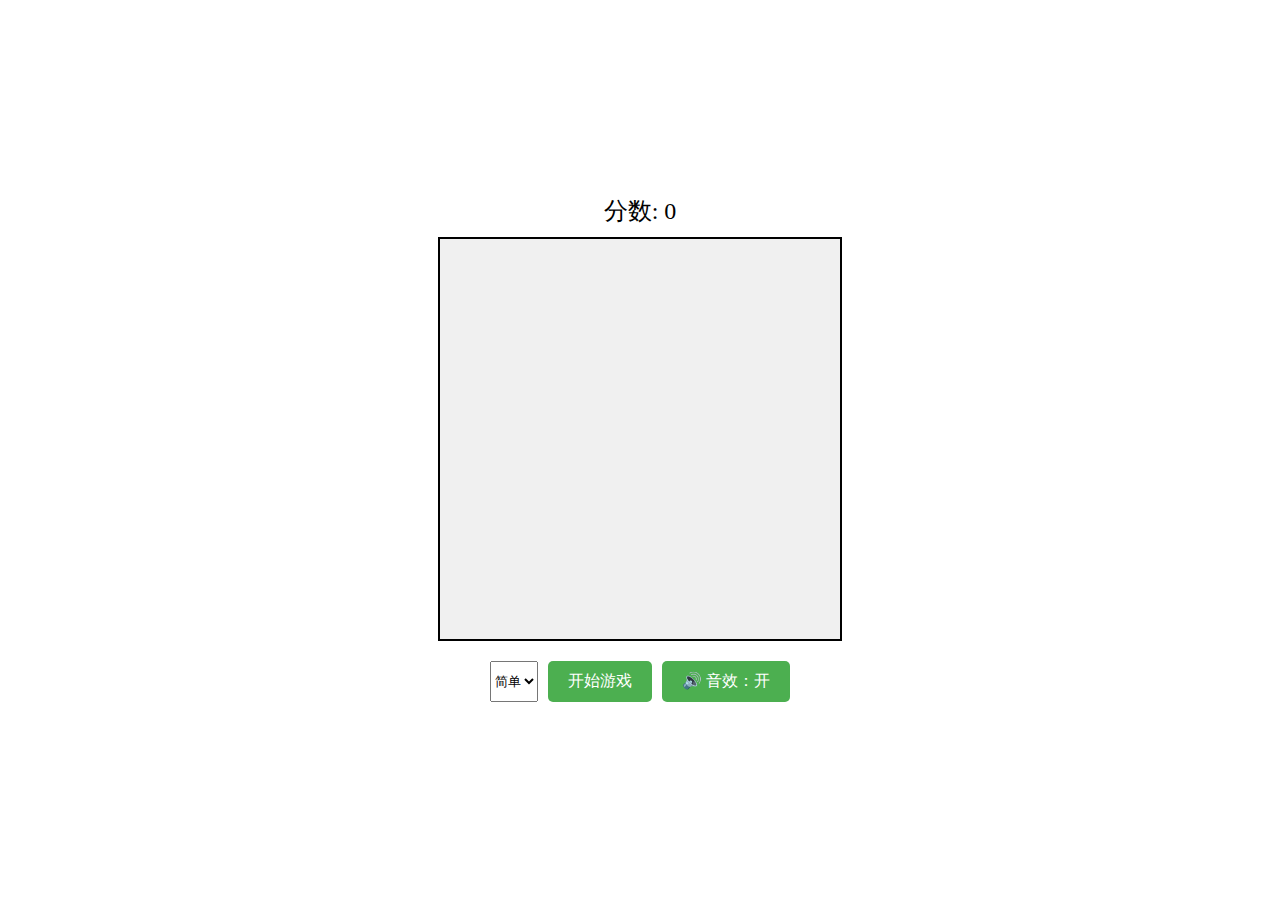
<file: 贪吃蛇/index.html>
<!DOCTYPE html>
<html lang="zh">
<head>
    <meta charset="UTF-8">
    <meta name="viewport" content="width=device-width, initial-scale=1.0">
    <title>贪吃蛇游戏</title>
    <style>
        .game-container {
            display: flex;
            justify-content: center;
            align-items: center;
            height: 100vh;
            flex-direction: column;
        }
        #gameCanvas {
            border: 2px solid black;
            background-color: #f0f0f0;
        }
        .controls {
            margin: 20px;
            display: flex;
            gap: 10px;
        }
        button {
            padding: 10px 20px;
            font-size: 16px;
            background-color: #4CAF50;
            color: white;
            border: none;
            border-radius: 5px;
            cursor: pointer;
        }
        button:hover {
            background-color: #45a049;
        }
        .score {
            font-size: 24px;
            margin-bottom: 10px;
        }
        #soundButton {
            display: flex;
            align-items: center;
            gap: 5px;
        }
        #soundButton.muted {
            background-color: #f44336;
        }
        .countdown {
            position: absolute;
            font-size: 72px;
            color: #4CAF50;
            font-weight: bold;
            z-index: 100;
            text-shadow: 2px 2px 4px rgba(0,0,0,0.2);
        }
        
        .pause-overlay {
            position: absolute;
            top: 50%;
            left: 50%;
            transform: translate(-50%, -50%);
            font-size: 36px;
            color: #4CAF50;
            background: rgba(255,255,255,0.9);
            padding: 20px 40px;
            border-radius: 10px;
            display: none;
            z-index: 1000;
            box-shadow: 0 0 10px rgba(0,0,0,0.2);
        }
    </style>
</head>
<body>
    <div class="game-container">
        <div class="score">分数: <span id="score">0</span></div>
        <canvas id="gameCanvas"></canvas>
        <div class="controls">
            <select id="difficulty">
                <option value="200">简单</option>
                <option value="150">中等</option>
                <option value="100">困难</option>
            </select>
            <button onclick="startGame()">开始游戏</button>
            <button id="soundButton">🔊 音效：开</button>
        </div>
        <audio id="eatSound" src="sounds/eat.mp3" preload="auto"></audio>
        <audio id="gameOverSound" src="sounds/game-over.mp3" preload="auto"></audio>
        <div id="pauseOverlay" class="pause-overlay">游戏暂停</div>
    </div>

    <script>
        // 获取画布和上下文
        const canvas = document.getElementById('gameCanvas');
        const ctx = canvas.getContext('2d');

        // 设置画布大小
        canvas.width = 400;
        canvas.height = 400;

        // 游戏变量
        const gridSize = 20;
        const tileCount = 20;
        let snake = [
            {x: 10, y: 10},
            {x: 9, y: 10},
            {x: 8, y: 10}
        ];
        let dx = 1;
        let dy = 0;
        let food = generateFood();
        let score = 0;
        let gameRunning = false;
        let soundEnabled = true;
        let isPaused = false;
        let moveTimer = null;
        let gameSpeed = 150;

        // 加载音效
        const eatSound = document.getElementById('eatSound');
        const gameOverSound = document.getElementById('gameOverSound');

        // 加载蛇头图片
        const snakeHead = new Image();
        snakeHead.src = 'images/snake-head.png';

        // 音效控制
        const soundButton = document.getElementById('soundButton');
        soundButton.addEventListener('click', function() {
            soundEnabled = !soundEnabled;
            this.innerHTML = soundEnabled ? '🔊 音效：开' : '🔈 音效：关';
            this.classList.toggle('muted', !soundEnabled);
            eatSound.muted = !soundEnabled;
            gameOverSound.muted = !soundEnabled;
        });

        // 游戏控制
        document.addEventListener('keydown', function(e) {
            if (e.key === 'Escape' && gameRunning) {
                togglePause();
                return;
            }
            
            if (!gameRunning || isPaused) return;
            
            switch(e.key) {
                case 'ArrowUp': if (dy !== 1) { dx = 0; dy = -1; } break;
                case 'ArrowDown': if (dy !== -1) { dx = 0; dy = 1; } break;
                case 'ArrowLeft': if (dx !== 1) { dx = -1; dy = 0; } break;
                case 'ArrowRight': if (dx !== -1) { dx = 1; dy = 0; } break;
            }
        });

        function startGame() {
            // 清除可能存在的定时器
            if (moveTimer) {
                clearTimeout(moveTimer);
                moveTimer = null;
            }

            // 重置游戏状态
            snake = [
                {x: 10, y: 10},
                {x: 9, y: 10},
                {x: 8, y: 10}
            ];
            dx = 1;
            dy = 0;
            score = 0;
            isPaused = false;
            gameRunning = false;  // 先设置为false，等倒计时结束后再设为true

            // 重置显示
            document.getElementById('score').textContent = '0';
            document.getElementById('pauseOverlay').style.display = 'none';

            // 开始倒计时
            const countdownDiv = document.createElement('div');
            countdownDiv.className = 'countdown';
            document.querySelector('.game-container').appendChild(countdownDiv);

            let countdown = 3;
            countdownDiv.textContent = countdown;

            const countdownInterval = setInterval(() => {
                countdown--;
                if (countdown > 0) {
                    countdownDiv.textContent = countdown;
                } else {
                    clearInterval(countdownInterval);
                    countdownDiv.remove();
                    gameRunning = true;
                    food = generateFood();
                    // 开始游戏循环
                    gameLoop();
                }
            }, 1000);
        }

        function gameLoop() {
            if (!gameRunning) return;
            
            if (!isPaused) {
                const nextHead = {
                    x: snake[0].x + dx,
                    y: snake[0].y + dy
                };

                // 检查碰撞
                if (nextHead.x < 0 || nextHead.x >= tileCount || 
                    nextHead.y < 0 || nextHead.y >= tileCount ||
                    snake.some(segment => segment.x === nextHead.x && segment.y === nextHead.y)) {
                    gameOver();
                    return;
                }

                // 移动蛇
                snake.unshift(nextHead);

                // 检查是否吃到食物
                if (nextHead.x === food.x && nextHead.y === food.y) {
                    if (soundEnabled) {
                        eatSound.currentTime = 0;
                        eatSound.play().catch(e => console.log('音效播放失败'));
                    }
                    score += 10;
                    document.getElementById('score').textContent = score;
                    food = generateFood();
                } else {
                    snake.pop();
                }

                // 绘制游戏画面
                clearCanvas();
                drawFood();
                drawSnake();
            }

            // 设置下一帧
            moveTimer = setTimeout(gameLoop, gameSpeed);
        }

        function drawSnake() {
            snake.forEach((segment, index) => {
                if (index === 0 && snakeHead.complete) {
                    // 绘制蛇头
                    ctx.save();
                    ctx.translate(
                        segment.x * gridSize + gridSize/2,
                        segment.y * gridSize + gridSize/2
                    );
                    
                    // 根据移动方向旋转
                    let angle = 0;
                    if (dx === 1) angle = 0;
                    if (dx === -1) angle = Math.PI;
                    if (dy === -1) angle = -Math.PI/2;
                    if (dy === 1) angle = Math.PI/2;
                    
                    ctx.rotate(angle);
                    ctx.drawImage(
                        snakeHead,
                        -gridSize/2,
                        -gridSize/2,
                        gridSize,
                        gridSize
                    );
                    ctx.restore();
                } else {
                    // 绘制蛇身
                    ctx.fillStyle = '#008000';
                    ctx.fillRect(
                        segment.x * gridSize,
                        segment.y * gridSize,
                        gridSize - 2,
                        gridSize - 2
                    );
                }
            });
        }

        function drawFood() {
            ctx.fillStyle = '#ff0000';
            ctx.beginPath();
            ctx.arc(
                food.x * gridSize + gridSize/2,
                food.y * gridSize + gridSize/2,
                gridSize/3,
                0,
                Math.PI * 2
            );
            ctx.fill();
        }

        function clearCanvas() {
            ctx.fillStyle = '#ffffff';
            ctx.fillRect(0, 0, canvas.width, canvas.height);
        }

        function generateFood() {
            return {
                x: Math.floor(Math.random() * tileCount),
                y: Math.floor(Math.random() * tileCount)
            };
        }

        function gameOver() {
            gameRunning = false;
            if (moveTimer) {
                clearTimeout(moveTimer);
                moveTimer = null;
            }

            if (soundEnabled) {
                gameOverSound.currentTime = 0;
                gameOverSound.play().catch(e => console.log('音效播放失败'));
            }

            ctx.fillStyle = 'rgba(0, 0, 0, 0.7)';
            ctx.fillRect(0, 0, canvas.width, canvas.height);
            
            ctx.fillStyle = 'white';
            ctx.font = '48px Arial';
            ctx.textAlign = 'center';
            ctx.fillText('游戏结束', canvas.width/2, canvas.height/2);
            ctx.font = '24px Arial';
            ctx.fillText(`得分: ${score}`, canvas.width/2, canvas.height/2 + 40);

            setTimeout(() => {
                alert(`游戏结束！\n最终得分：${score}`);
            }, 100);
        }

        function togglePause() {
            if (!gameRunning) return;
            
            isPaused = !isPaused;
            const pauseOverlay = document.getElementById('pauseOverlay');
            pauseOverlay.style.display = isPaused ? 'block' : 'none';
        }
    </script>
</body>
</html>
</file>
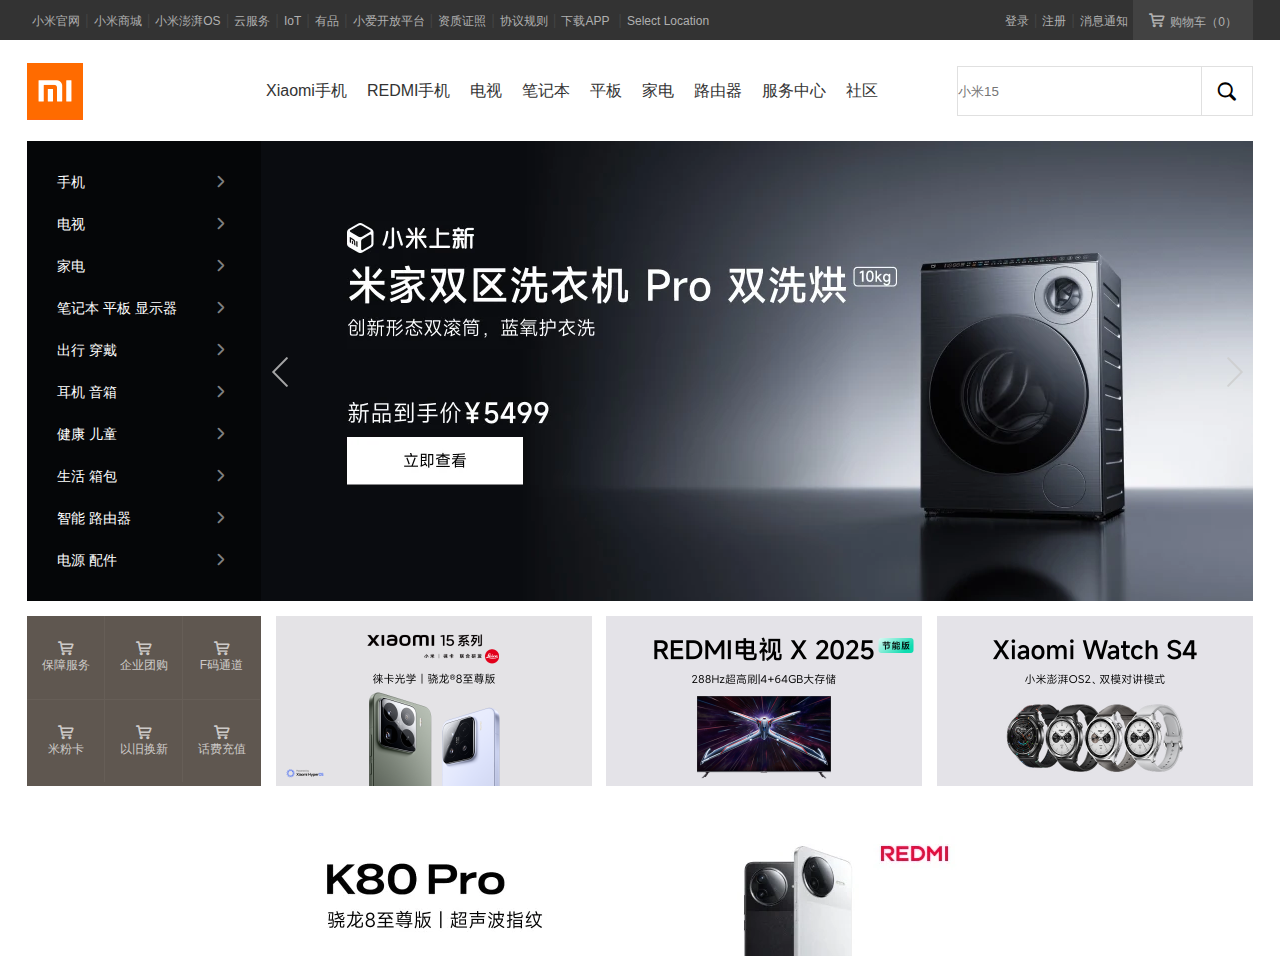
<file: 小米商城/05mi.html>
<!DOCTYPE html>
<html>
<head lang="en">
    <meta charset="UTF-8">
    <title>小米商城 - Xiaomi 15、REDMI K80 pro</title>
    <link rel="icon" href="images/favicon.ico"/>
    <link rel="stylesheet" href="css/reset.css"/>
    <link rel="stylesheet" href="css/iconfont.css"/>
    <link rel="stylesheet" href="css/05mi.css"/>
</head>
<body>
<!--黑色导航条开始-->
<div class="black_nav">
    <div class="wrap">
        <ul class="left_ul">
            <li><a href="#">小米官网</a><span>|</span></li>
            <li><a href="#">小米商城</a><span>|</span></li>
            <li><a href="#">小米澎湃OS</a><span>|</span></li>
            <li><a href="#">云服务</a><span>|</span></li>
            <li><a href="#">IoT</a><span>|</span></li>
            <li><a href="#">有品</a><span>|</span></li>
            <li><a href="#">小爱开放平台</a><span>|</span></li>
            <li><a href="#">资质证照</a><span>|</span></li>
            <li><a href="#">协议规则</a><span>|</span></li>
            
            
            <li><a href="#">下载APP</a>
                <span>|</span>
           <div class="download">
            <img src="./images/download.png" alt="">
            <p>小米商城APP</p>
           </div>
        </li>
            <li><a href="#">Select Location</a></li>
        </ul>
        <ul class="right_ul">
            <li><a href="#">登录</a><span>|</span></li>
            <li><a href="#">注册</a><span>|</span></li>
            <li><a href="#">消息通知</a></li>
            <li class="cart">
                <a href="#"><i class="iconfont">&#xf0179;</i>购物车（0）</a>
                <div class="hidden_cart">购物车中还没有商品，赶紧选购吧！</div>
            </li>
        </ul>
    </div>
</div>
<!--黑色导航条结束-->
<!--白色导航开始-->
<div class="white_nav">
    <div class="wrap">
        <img src="images/logo-footer.png" alt="" class="logo"/>
        <img src="images/white.jpg" alt="" class="note5"/>
        <ul class="mi_nav">
            <li>
                <a href="#">Xiaomi手机</a>
            </li>
            <li>
                <a href="#">REDMI手机</a>
            </li>
            <li><a href="#">电视</a></li>
            <li><a href="#">笔记本</a></li>
            <li><a href="#">平板</a></li>
            <li><a href="#">家电</a></li>
            <li><a href="#">路由器</a></li>
            <li><a href="#">服务中心</a></li>
            <li><a href="#">社区</a></li>
            <li class="search">

                <input type="text" placeholder="小米15"/>
                <button class="iconfont">&#xe6dd;</button>
            </li>
        </ul>
    </div>
</div>
<!--白色导航结束-->
<!--轮播图开始-->
<div class="wrap carousel">
    <div class="hdm">
        <ul>
            <li>
                <a href="#">手机</a><i class="iconfont">&#xe735;</i>
            </li>
            <li>
                <a href="#">电视</a><i class="iconfont">&#xe735;</i>
            </li>
            <li><a href="#">家电</a><i class="iconfont">&#xe735;</i></li>
            <li><a href="#">笔记本 平板 显示器</a><i class="iconfont">&#xe735;</i></li>
            <li><a href="#">出行 穿戴</a><i class="iconfont">&#xe735;</i></li>
            <li><a href="#">耳机 音箱</a><i class="iconfont">&#xe735;</i></li>
            <li><a href="#">健康 儿童</a><i class="iconfont">&#xe735;</i></li>
            <li><a href="#">生活 箱包</a><i class="iconfont">&#xe735;</i></li>
            <li><a href="#">智能 路由器</a><i class="iconfont">&#xe735;</i></li>
            <li><a href="#">电源 配件</a><i class="iconfont">&#xe735;</i></li>
        </ul>
    </div>
    <div class="prev"></div>
    <div class="next"></div>
</div>
<!--轮播图结束-->
<!--小米广告开始-->
<div class="wrap ad">
    <ul>
        <li class="before"><i class="iconfont">&#xf0179;</i><br/>保障服务</li>
        <li class="before two"><i class="iconfont">&#xf0179;</i><br/>企业团购</li>
        <li class="before"><i class="iconfont">&#xf0179;</i><br/>F码通道</li>
        <li><i class="iconfont">&#xf0179;</i><br/>米粉卡</li>
        <li class="two"><i class="iconfont">&#xf0179;</i><br/>以旧换新</li>
        <li><i class="iconfont">&#xf0179;</i><br/>话费充值</li>
    </ul>
    <img src="images/xiaomi.jpg" alt=""/>
    <img src="images/television.jpg" alt=""/>
    <img src="images/s4.jpg" alt=""/>
</div>
<!--小米广告结束-->

<!-- 底部图片展示 -->
 <div class="bottomimg">
    <img src="./images/k80pro.jpg" alt="">
 </div>


</body>
</html>
</file>
<file: 小米商城/css/iconfont.css>
@font-face {font-family: "iconfont";
  src: url('iconfont.eot?t=1521444042353'); /* IE9*/
  src: url('iconfont.eot?t=1521444042353#iefix') format('embedded-opentype'), /* IE6-IE8 */
  url('[data-uri]') format('woff'),
  url('iconfont.ttf?t=1521444042353') format('truetype'), /* chrome, firefox, opera, Safari, Android, iOS 4.2+*/
  url('iconfont.svg?t=1521444042353#iconfont') format('svg'); /* iOS 4.1- */
}

.iconfont {
  font-family:"iconfont" !important;
  font-size:16px;
  font-style:normal;
  -webkit-font-smoothing: antialiased;
  -moz-osx-font-smoothing: grayscale;
}

.icon-gouwuchekong:before { content: "\f0179"; }

.icon-youjiantou:before { content: "\e735"; }

.icon-fangdajing:before { content: "\e6dd"; }
</file>
<file: 小米商城/css/05mi.css>
.black_nav{
    width: 100%;
    height: 40px;
    line-height: 40px;
    background-color: #333;
    color: #424242;
}
.wrap{
    width: 1226px;
    margin: 0 auto;
}
.left_ul,.left_ul>li,.right_ul>li{
    float: left;
    position: relative;
}
.left_ul  a,.right_ul a{
    color: #b0b0b0;
    font-size: 12px;
    margin:0  5px;
}
.left_ul  a:hover,.right_ul a:hover{
    color: #583a3a;
}
.right_ul{
    float: right;
}
.download{
    width: 124px;
    height: 0px;
    background-color: #fff;
    box-shadow: 0 1px 5px #aaa;
    position: absolute;
    top: 40px;
    left: 50%;
    margin-left: -62px;
    overflow: hidden;
}
.download image{
    width: 90px;
    height: 18px auto 0;
    z-index: 5;
}
.download p{
    color: #333;
    font-size: 13px;
    line-height: 13px;
}
.black_nav .left_ul li:hover>.download{
    height: 148px;
}
/* .stri{
    width: 0;
    height: 0;
    border-bottom:0px solid #fff ;
    border-left:0px solid transparent;
    border-right:0px solid transparent ;
    position: absolute;
    bottom: 0;
    left: 50%;
    margin-left: -8px;

} */
.cart i{
    margin-right: 5px;
}
.cart{
    width: 120px;
    height: 40px;
    background-color: #424242;
    position: relative;
}
.cart:hover{
    background-color: #fff;
}
.cart:hover a{
    color: #FF6700;
}
.hidden_cart{
    width: 320px;
    height: 0;
    background-color: #fff;
    position: absolute;
    right: 0;
    top: 40px;
    font-size: 12px;
    overflow: hidden;
    transition: all .5s;
    z-index: 333;
}
.cart:hover .hidden_cart{
    height: 100px;
    line-height: 100px;
    box-shadow: 0 2px 10px rgba(0,0,0,0.15);
}
.white_nav{
    clear: both;
    width: 100%;
    height: 100px;
    line-height: 100px;
    position: relative;
}
.logo,.note5,.mi_nav{
    float: left;
}
.logo{
    margin-top: 21.5px; ;
}
.note5{
    margin-left: 20px;
    margin-top: 17px;
}
.mi_nav{
    width: 987px;
}
.mi_nav>li{
    float: left;
}
.mi_nav>li>a{
    font-size: 16px;
    color: #333;
    margin-right: 20px;
}
.mi_nav>li>a:hover{
    color: #FF6700;
}
.mi_nav>.search{
    float: right;
}
.search{
    margin-top: 25px;
}
.search>input{
    width: 243px;
    height: 48px;
    border: 1px solid #e0e0e0 ;
    float: left;
    outline: none;
    border-right: none;
    transition: all .3s;
}
.search>input:focus,.search>input:focus+button{
    border-color: #FF6700;
}
.search>button{
    width: 52px;
    height: 50px;
    border: 1px solid #e0e0e0;
    float: left;
    background-color: #fff;
    outline: none;
    transition: all .3s;
    font-weight: bold;
    font-size: 20px;
}
.search>button:hover{
    background-color: #FF6700;
    color: #fff;
    border-color: #FF6700;
}
.mi_nav_hidden{
    width: 100%;
    height: 230px;
    background-color: red;
    border-top: 1px solid #e0e0e0;
    position: absolute;
    left: 0;
    top: 100px;
    display: none;
}
.mi_nav>li:hover>.mi_nav_hidden{
    display: block;
}

.carousel{
    width: 1226px;
    height: 460px;
    background: url("../images/xiyiji.jpg");
    -webkit-animation:carousel 10s infinite ;
    position: relative;
}
@-webkit-keyframes  carousel {
    0%{
        background-image:url("../images/xiyiji.jpg") ;
    }
    20%{
        background-image:url("../images/saotuo.jpg") ;
    }
    40%{
        background-image:url("../images/turbo4pro\(1\).jpg") ;
    }
    60%{
        background-image:url("../images/jingshui.jpg") ;
    }
    80%{
        background-image:url("../images/chazuo.jpg") ;
    }
    100%{
        background-image:url("../images/xichenqi.jpg") ;
    }
 }
.hdm{
    width: 234px;
    height: 460px;
    background-color: rgba(0,0,0,.5);
    padding: 20px 0;
    box-sizing: border-box;
    position: relative;
}
.hdm li{
    height: 42px;
    line-height: 42px;
    text-align: left;
    padding-left: 30px;
}
.hdm li a{
    color: #fff;
}
.hdm li:hover{
    background-color: #FF6700;
}
.hdm i{
    float: right;
    margin-right: 30px;
    color: rgba(255,255,255,.5);
    font-weight: bold;
    font-size: 20px;
}
.hdm_hidden{
    width: 992px;
    height: 460px;
    background-color: #fff;
    position: absolute;
    top: 0;
    left: 234px;
    box-shadow: 5px 5px 10px rgba(0,0,0,.2);
    display: none;
    z-index: 222;
}
.hdm li:hover>.hdm_hidden{
    display: block;
}
.prev,.next{
    width: 41px;
    height: 69px;
    background: url("../images/icon-slides.png");
    position: absolute;
    top: 50%;
    margin-top: -34.5px;
    cursor: pointer;
}
.next{
    right: 0;
    background-position: -124px 0;
}
.prev{
    left: 234px;
    background-position: -83px 0;
}
.prev:hover{
    background-position: 0 0;
}
.next:hover{
    background-position: -42px 0;
}

.ad{
    margin-top: 15px;
}
.ad>ul,.ad>img{
    float: left;
}
.ad>ul{
    width: 234px;
    height: 170px;
    background-color: #5F5750;
}
.ad>img{
    margin-left: 14.6px;
}
.ad>ul>li{
    float: left;
    width: 77px;
    color: rgba(255,255,255,0.7);
    padding:24.25px 0 ;
    font-size: 12px;
}
.ad>ul>li:hover{
    color: #fff;
}
.ad .before{
    border-bottom: 1px solid #665e57;
}
.ad .two{
    border-left: 1px solid #665e57;
    border-right: 1px solid #665e57;
}

.bottomimg{
    position: relative;
    bottom: -50px;
}
</file>
